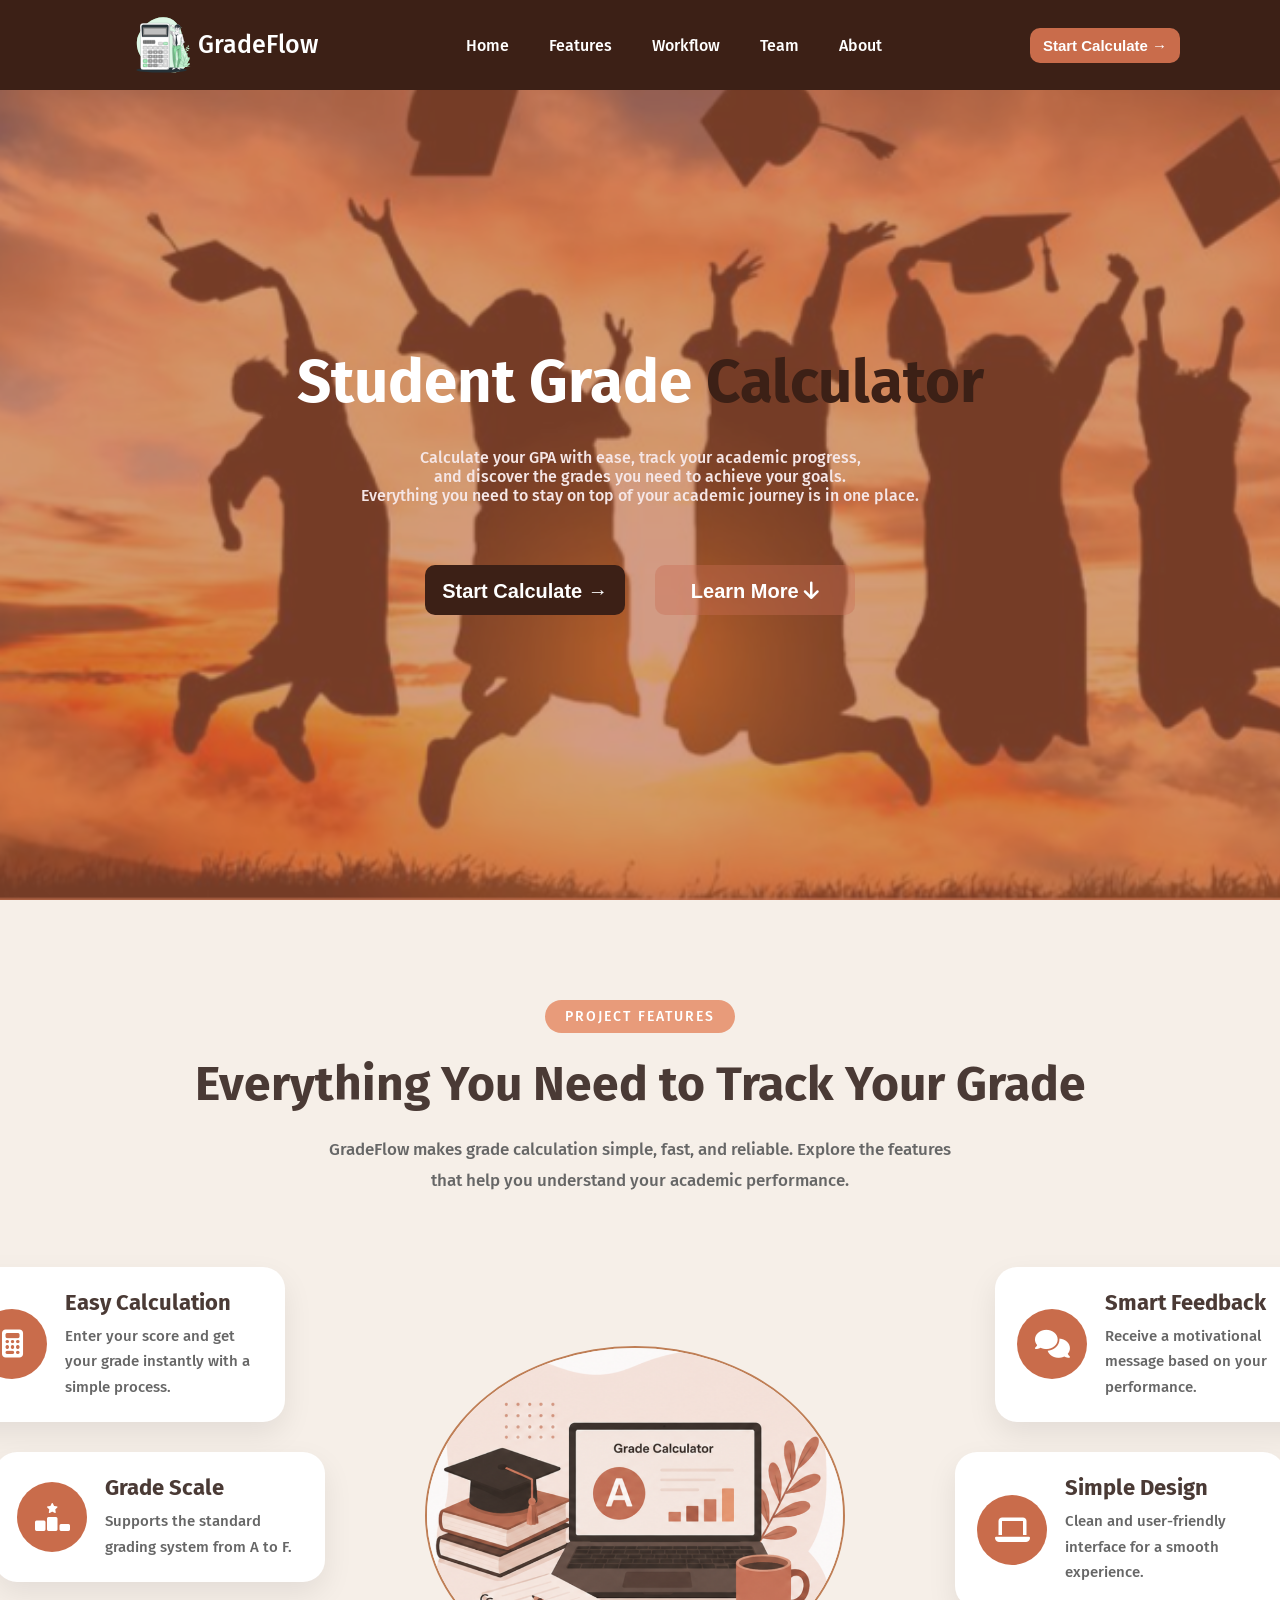
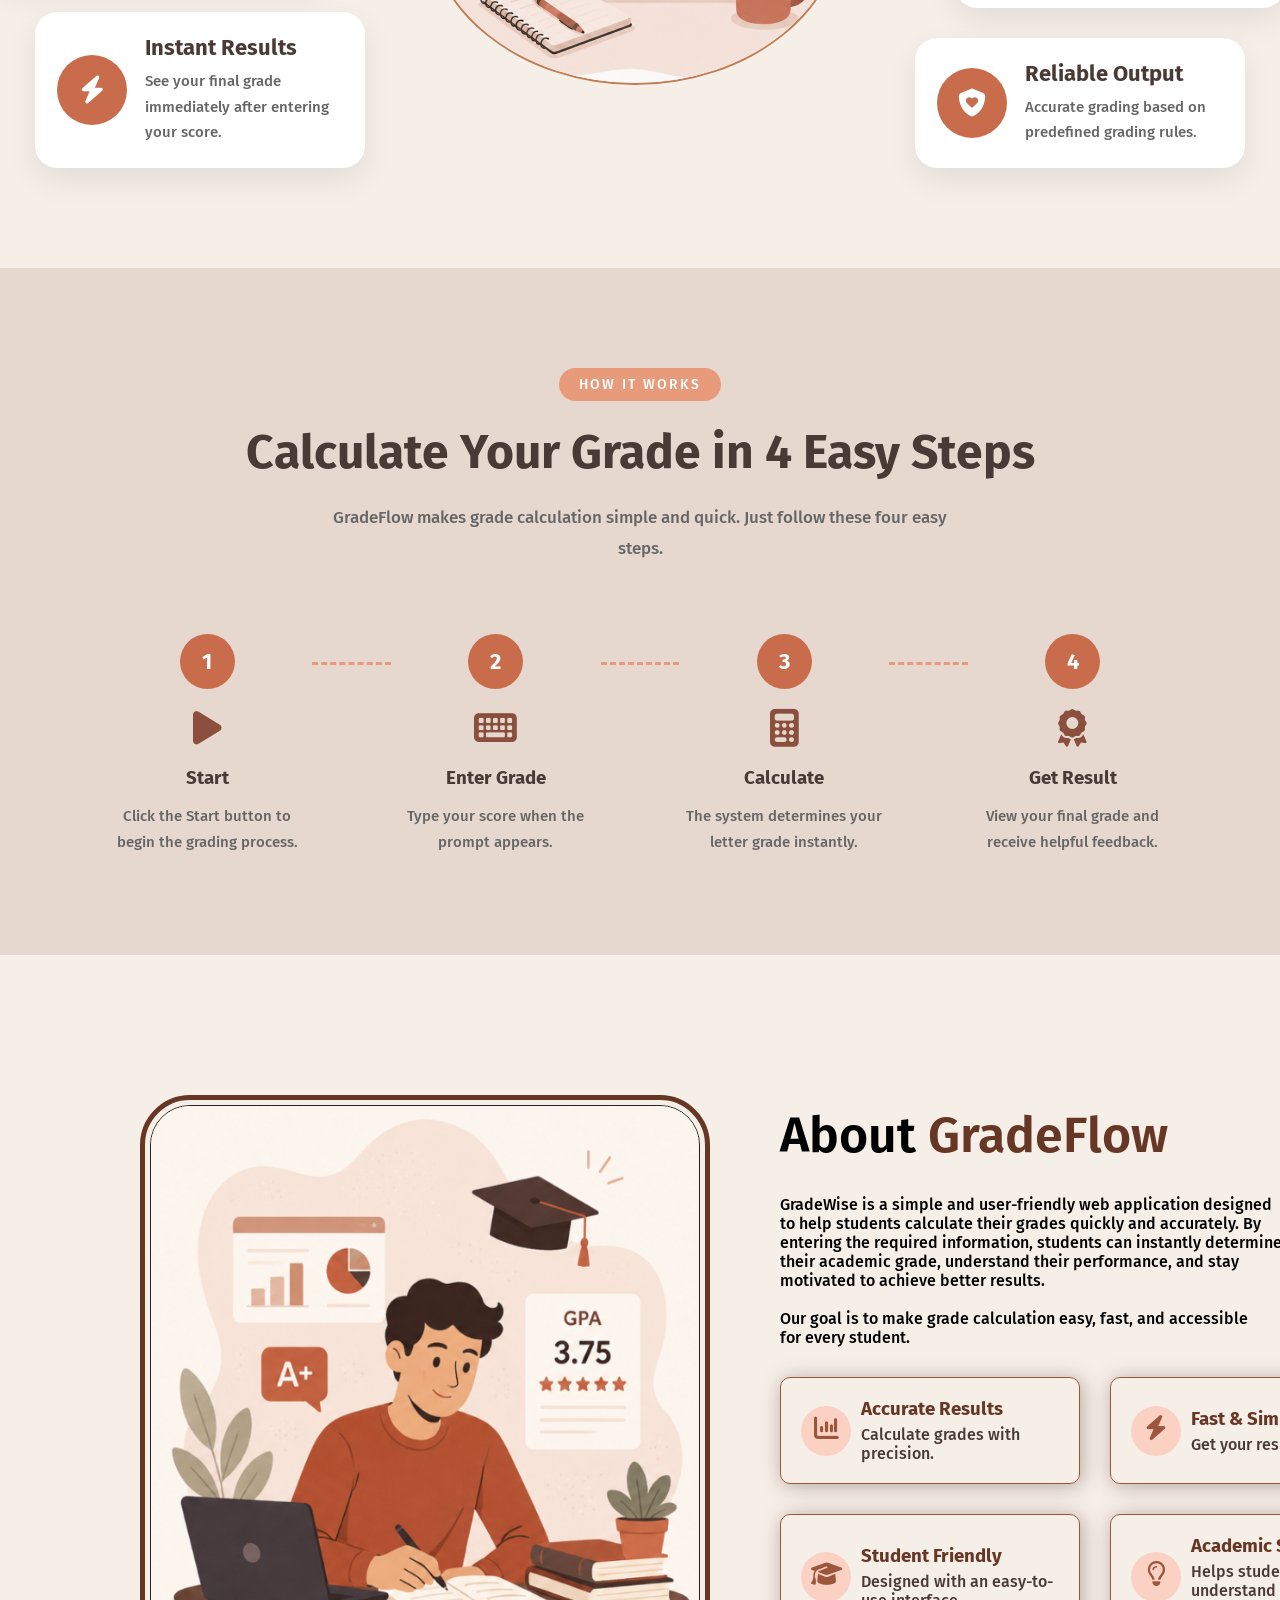
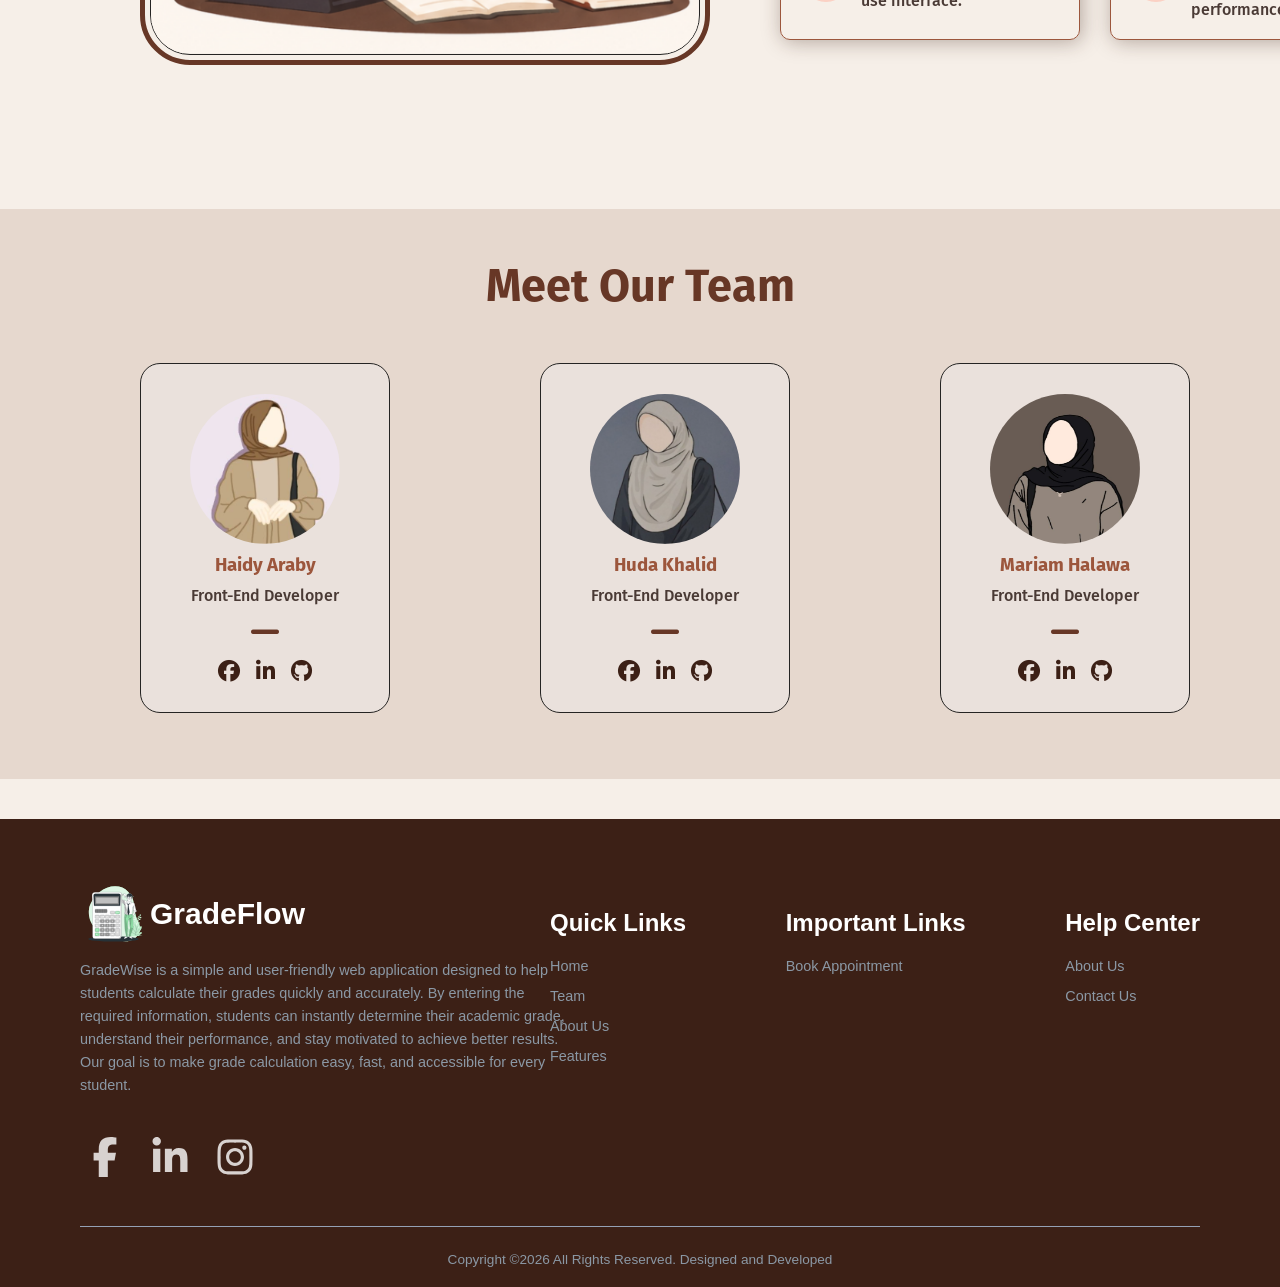
<file: Assignment-1/index.html>
<!DOCTYPE html>
<html lang="en">

<head>
    <meta charset="UTF-8">
    <meta name="viewport" content="width=device-width, initial-scale=1.0">
    <meta name="description" content="Student Grade Calculator using JavaScript Fundamentals">
    <meta name="keywords" content="JavaScript, Student, Grade, Calculator, JS, SIC">
    <meta name="author" content="Huda, Haidy, Mariam">

    <title>GradeFlow</title>

    <link rel="shortcut icon" href="assets/LOGO.svg" type="image/x-icon">
    <link rel="preconnect" href="https://fonts.googleapis.com">
    <link rel="preconnect" href="https://fonts.gstatic.com" crossorigin>
    <link
        href="https://fonts.googleapis.com/css2?family=Fira+Sans:ital,wght@0,100;0,200;0,300;0,400;0,500;0,600;0,700;0,800;0,900;1,100;1,200;1,300;1,400;1,500;1,600;1,700;1,800;1,900&family=Roboto:ital,wght@0,100..900;1,100..900&display=swap"
        rel="stylesheet">
    <link rel="stylesheet" href="https://cdnjs.cloudflare.com/ajax/libs/font-awesome/6.7.2/css/all.min.css">
    <link rel="stylesheet" href="css/style.css">
</head>

<body>

    <!--///////////////////////////////// navbar //////////////////////////////////-->

    <header>

        <div class="logo">
            <img src="assets/LOGO.svg" alt="this is logo image">
            <p>GradeFlow</p>
        </div>

        <nav>
            <ul>
                <li><a href="#home">Home</a></li>
                <li><a href="#features">Features</a></li>
                <li><a href="#workflow">Workflow</a></li>
                <li><a href="#team">Team</a></li>
                <li><a href="#about">About</a></li>
            </ul>
        </nav>

        <div class="btn">
            <button onclick="start()">
                <a href="#">Start Calculate &rarr;</a>
            </button>
        </div>

    </header>


    <main>
        <!--/////////////////////////////////HERO//////////////////////////////////-->

        <section id="hero">
            <div class="hero-content">

                <h1>
                    Student Grade<span> Calculator</span>
                </h1>

                <p>
                    Calculate your GPA with ease, track your academic progress,<br> and discover the grades you need to
                    achieve your goals.<br> Everything you need to stay on top of your academic journey is in one place.
                </p>

                <div class="btn">
                    <button onclick="start()">
                        <a href="#">Start Calculate &rarr;</a>
                    </button>

                    <button class="learn">
                        <a href="#about">Learn More
                            <i class="fa-solid fa-arrow-down"></i>
                        </a>
                    </button>
                </div>

            </div>
        </section>

        <!--/////////////////////////////////FEATURES//////////////////////////////////-->

        <section class="features" id="features">

            <div class="section-title">
                <span>PROJECT FEATURES</span>
                <h2>Everything You Need to Track Your Grade</h2>
                <p>
                    GradeFlow makes grade calculation simple, fast, and reliable.
                    Explore the features that help you understand your academic performance.
                </p>
            </div>

            <div class="features-container">

                <!-- Left Side -->
                <div class="features-left">

                    <div class="feature-card">
                        <div class="icon">
                            <i class="fa-solid fa-calculator"></i>
                        </div>

                        <div class="text">
                            <h3>Easy Calculation</h3>
                            <p>
                                Enter your score and get your grade instantly with a simple process.
                            </p>
                        </div>
                    </div>

                    <div class="feature-card">
                        <div class="icon">
                            <i class="fa-solid fa-ranking-star"></i>
                        </div>

                        <div class="text">
                            <h3>Grade Scale</h3>
                            <p>
                                Supports the standard grading system from A to F.
                            </p>
                        </div>
                    </div>

                    <div class="feature-card">
                        <div class="icon">
                            <i class="fa-solid fa-bolt"></i>
                        </div>

                        <div class="text">
                            <h3>Instant Results</h3>
                            <p>
                                See your final grade immediately after entering your score.
                            </p>
                        </div>
                    </div>

                </div>

                <!-- Center Image -->
                <div class="features-image">
                    <img src="assets/FEATURES.png" alt="GradeFlow Illustration">
                </div>

                <!-- Right Side -->
                <div class="features-right">

                    <div class="feature-card">
                        <div class="icon">
                            <i class="fa-solid fa-comments"></i>
                        </div>

                        <div class="text">
                            <h3>Smart Feedback</h3>
                            <p>
                                Receive a motivational message based on your performance.
                            </p>
                        </div>
                    </div>

                    <div class="feature-card">
                        <div class="icon">
                            <i class="fa-solid fa-laptop"></i>
                        </div>

                        <div class="text">
                            <h3>Simple Design</h3>
                            <p>
                                Clean and user-friendly interface for a smooth experience.
                            </p>
                        </div>
                    </div>

                    <div class="feature-card">
                        <div class="icon">
                            <i class="fa-solid fa-shield-heart"></i>
                        </div>

                        <div class="text">
                            <h3>Reliable Output</h3>
                            <p>
                                Accurate grading based on predefined grading rules.
                            </p>
                        </div>
                    </div>
                </div>
            </div>
        </section>

        <!--/////////////////////////////////HOW IT WORK//////////////////////////////////-->
        <section id="workflow">

            <div class="section-title">
                <span>HOW IT WORKS</span>
                <h2>Calculate Your Grade in 4 Easy Steps</h2>
                <p>
                    GradeFlow makes grade calculation simple and quick.
                    Just follow these four easy steps.
                </p>
            </div>

            <div class="workflow-container">

                <div class="step">
                    <div class="step-number">1</div>
                    <i class="fa-solid fa-play"></i>
                    <h3>Start</h3>
                    <p>Click the Start button to begin the grading process.</p>
                </div>

                <div class="line"></div>

                <div class="step">
                    <div class="step-number">2</div>
                    <i class="fa-solid fa-keyboard"></i>
                    <h3>Enter Grade</h3>
                    <p>Type your score when the prompt appears.</p>
                </div>

                <div class="line"></div>

                <div class="step">
                    <div class="step-number">3</div>
                    <i class="fa-solid fa-calculator"></i>
                    <h3>Calculate</h3>
                    <p>The system determines your letter grade instantly.</p>
                </div>

                <div class="line"></div>

                <div class="step">
                    <div class="step-number">4</div>
                    <i class="fa-solid fa-award"></i>
                    <h3>Get Result</h3>
                    <p>View your final grade and receive helpful feedback.</p>
                </div>

            </div>

        </section>

        <!--/////////////////////////////////ABOUT//////////////////////////////////-->

        <section id="about">
            <div class="about-img">
                <img src="assets/ABOUT.png" alt="about imge" loading="lazy">
            </div>

            <div class="about-content">
                <h2>About<span> GradeFlow</span></h2>

                <p>
                    GradeWise is a simple and user-friendly web application designed <br>
                    to help students calculate their grades quickly and accurately. By<br>
                    entering the required information, students can instantly determine<br>
                    their academic grade, understand their performance, and stay<br>
                    motivated to achieve better results.<br><br>
                    Our goal is to make grade calculation easy, fast, and accessible<br>
                    for every student.
                </p>

                <div class="cards">
                    <div class="card">
                        <div>
                            <i class="fa-solid fa-chart-column"></i>
                        </div>
                        <div>
                            <h3>Accurate Results</h3>
                            <p>Calculate grades with precision.</p>
                        </div>
                    </div>


                    <div class="card">
                        <div>
                            <i class="fa-solid fa-bolt"></i>
                        </div>
                        <div>
                            <h3>Fast & Simple</h3>
                            <p>Get your result in seconds.</p>
                        </div>
                    </div>


                    <div class="card">
                        <div>
                            <i class="fa-solid fa-graduation-cap"></i>
                        </div>
                        <div>
                            <h3>Student Friendly</h3>
                            <p>Designed with an easy-to-use interface.</p>
                        </div>
                    </div>


                    <div class="card">
                        <div>
                            <i class="fa-regular fa-lightbulb"></i>
                        </div>
                        <div>
                            <h3>Academic Support</h3>
                            <p>Helps students understand their performance.</p>
                        </div>
                    </div>
                </div>
            </div>
        </section>


        <!--/////////////////////////////////TEAM-MEMBERS//////////////////////////////////-->

        <section id="team">
            <div>
                <h2>Meet Our Team</h2>
            </div>

            <div class="team-member">
                <div class="member">
                    <img src="assets/HAIDY.png" alt="haidy photo" loading="lazy">
                    <h3>Haidy Araby</h3>
                    <p>Front-End Developer</p>
                    <i class="minus fa-solid fa-minus"></i>
                    <div class="social">
                        <a href="#"><i class="fa-brands fa-facebook"></i></a>
                        <a href="#"><i class="fa-brands fa-linkedin-in"></i></a>
                        <a href="#"><i class="fa-brands fa-github"></i></a>
                    </div>
                </div>

                <div class="member">
                    <img src="assets/HUDA.png" alt="huda photo" loading="lazy">
                    <h3>Huda Khalid</h3>
                    <p>Front-End Developer</p>
                    <i class="minus fa-solid fa-minus"></i>
                    <div class="social">
                        <a href="#"><i class="fa-brands fa-facebook"></i></a>
                        <a href="#"><i class="fa-brands fa-linkedin-in"></i></a>
                        <a href="#"><i class="fa-brands fa-github"></i></a>
                    </div>
                </div>

                <div class="member">
                    <img src="assets/MARIAM.png" alt="mariam photo" loading="lazy">
                    <h3>Mariam Halawa</h3>
                    <p>Front-End Developer</p>
                    <i class="minus fa-solid fa-minus"></i>
                    <div class="social">
                        <a href="#"><i class="fa-brands fa-facebook"></i></a>
                        <a href="#"><i class="fa-brands fa-linkedin-in"></i></a>
                        <a href="#"><i class="fa-brands fa-github"></i></a>
                    </div>
                </div>
            </div>
        </section>


    </main>

    <!--//////////////////////////////////FOOTER////////////////////////////-->

    <footer class="site-footer">
        <div class="footer-container">

            <div class="footer-brand">
                <div class="brand-logo">
                    <div>
                        <img src="assets/LOGO.svg" width="25" height="25" alt="logo">
                        <h2>GradeFlow</h2>
                    </div>
                    <div>
                        <p>
                            GradeWise is a simple and user-friendly web application designed
                            to help students calculate their grades quickly and accurately. By
                            entering the required information, students can instantly determine
                            their academic grade, understand their performance, and stay
                            motivated to achieve better results.
                            Our goal is to make grade calculation easy, fast, and accessible
                            for every student.
                        </p>
                    </div>
                </div>

                <div class="social-links">
                    <a href="#" aria-label="Facebook"><img src="assets/facebook.svg" height="50" width="50"
                            alt="Facebook"></a>
                    <a href="#" aria-label="LinkedIn"><img src="assets/linkedin.svg" height="50" width="50"
                            alt="LinkedIn"></a>
                    <a href="#" aria-label="Instagram"><img src="assets/instagram.svg" height="50" width="50"
                            alt="Instagram"></a>
                </div>
            </div>

            <div class="columns">
                <div class="footer-column">
                    <h6>Quick Links</h6>
                    <ul>
                        <li><a href="#hero">Home</a></li>
                        <li><a href="#team">Team</a></li>
                        <li><a href="#about">About Us</a></li>
                        <li><a href="#features">Features</a></li>
                    </ul>
                </div>


                <div class="footer-column">
                    <h6>Important Links</h6>
                    <ul>
                        <li><a href="#">Book Appointment</a></li>
                    </ul>
                </div>


                <div class="footer-column">
                    <h6>Help Center</h6>
                    <ul>
                        <li><a href="#">About Us</a></li>
                        <li><a href="#">Contact Us</a></li>
                    </ul>
                </div>
            </div>
        </div>

        <hr class="footer-divider">
        
        <div class="footer-bottom">
            <p>Copyright ©2026 All Rights Reserved. Designed and Developed </p>
        </div>
    </footer>
</body>
<script src="script.js"></script>

</html>
</file>
<file: Assignment-1/css/style.css>
* {
    padding: 0;
    margin: 0;
    box-sizing: border-box;
}

body {
    font-family: "Fira Sans", sans-serif;
    font-weight: 500;
    font-style: normal;
    background-color: #F6EFE8;
}

button:hover {
    transform: scale(1.1);
}

/* ================================
    Color Palette
================================ */

:root {

    /* Primary Colors */
    --primary: #C96C4B;
    --primary-light: #E89B7A;

    /* Text Colors */
    --text-primary: #4A3A35;
    --text-light: #FFFFFF;

    /* Borders */
    --border-color: #E6D8CE;

    /* Transition */
    --transition: all 0.3s ease;
}

/***********************************NAVBAR****************************************/

header {
    width: 100%;
    height: 10vh;
    display: flex;
    justify-content: space-between;
    align-items: center;
    background-color: #3c2016;
    position: sticky;
    top: 0;
    z-index: 3;
}

header .logo {
    display: flex;
    align-items: center;
    margin-left: 8rem;
}

header .logo img {
    width: 70px;
    height: 70px;
}

header .logo p {
    color: var(--text-light);
    font-size: 25px;
}

header nav ul {
    display: flex;
    gap: 40px;
    list-style-type: none;

}

header nav ul li a {
    color: var(--text-light);
    text-decoration: none;
    position: relative;
    padding-bottom: 2px;
}

header nav ul li a::after {
    content: '';
    position: absolute;
    bottom: 0;
    left: 0;
    width: 0;
    height: 2px;
    background-color: #eea78e;
    transition: width 0.3s ease-in-out;
}

header nav ul li:hover a {
    color: #eea78e;

}

header nav ul li:hover a::after {
    width: 100%;
}


header .btn {
    margin-right: 100px;
}


header button {
    width: 150px;
    height: 35px;
    border: none;
    border-radius: 10px;
    background-color: var(--primary);
    transition: all 0.3s ease;
}

header button a {
    text-decoration: none;
    color: #fff;
    font-size: 15px;
    font-weight: 700;
}

header button:hover {
    background-color: #673726;
}

/***********************************HERO****************************************/

#hero {
    background-image: url(../assets/HERO.png);
    background-repeat: no-repeat;
    background-position: inherit;
    background-size: cover;
    background-attachment: fixed;
    width: 100%;
    height: 90vh;
    display: flex;
    justify-content: space-around;
    align-items: center;
    background-color: var(--primary-light);
    position: relative;

}

#hero::before {
    content: "";
    width: inherit;
    height: inherit;
    position: absolute;
    background-color: #bb603ea0;
    z-index: 1;

}

#hero>* {
    z-index: 2;
}

#hero .hero-content {
    display: flex;
    flex-direction: column;
    gap: 30px;
}


#hero .hero-content h1 {
    font-size: 60PX;
    color: white;
    text-align: center;
}

#hero .hero-content h1 span {
    color: #3c2016;
}

#hero .hero-content p {
    color: #f5e6e6;
    text-align: center;
}

#hero .btn {
    width: 430px;
    margin: 30px 200px;
    display: flex;
    justify-content: space-between;

}

#hero button {
    width: 200px;
    padding: 15px;
    height: 50px;
    border: none;
    border-radius: 10px;
    background-color: #3c2016;
    transition: all 0.3s ease;
}

#hero .btn a {
    color: white;
    text-decoration: none;
    font-size: 20px;
    font-weight: 600;
}


#hero button:hover {
    background-color: #9c563c;
}

#hero button:hover a {
    color: #252423;
}

.learn {
    background-color: #c76c5365 !important;
}

/***********************************FEATURES****************************************/

.features {
    padding: 100px 8%;
    background: #F6EFE8;
}

.section-title {
    text-align: center;
    margin-bottom: 70px;
}

.section-title span {
    display: inline-block;
    padding: 8px 20px;
    background: #E89B7A;
    color: #fff;
    border-radius: 30px;
    font-size: 14px;
    letter-spacing: 2px;
    margin-bottom: 20px;
}

.section-title h2 {
    font-size: 48px;
    color: #4A3A35;
    margin-bottom: 20px;
    line-height: 1.3;
}

.section-title p {
    max-width: 650px;
    margin: auto;
    color: #666;
    line-height: 1.8;
    font-size: 17px;
}

.features-container {
    display: flex;
    justify-content: center;
    align-items: center;
    gap: 60px;
}

.features-left,
.features-right {
    display: flex;
    flex-direction: column;
    gap: 30px;
}

.features-left .feature-card:nth-child(2) {
    margin-left: 40px;
}

.features-left .feature-card:nth-child(3) {
    margin-left: 80px;
}

.features-right .feature-card:nth-child(1) {
    margin-left: 90px;
}

.features-right .feature-card:nth-child(2) {
    margin-left: 50px;
}

.features-right .feature-card:nth-child(3) {
    margin-left: 10px;
}

.feature-card {
    width: 330px;
    display: flex;
    align-items: center;
    gap: 18px;
    background: #fff;
    padding: 22px;
    border-radius: 22px;
    box-shadow: 0 12px 30px rgba(0, 0, 0, .08);
    transition: .4s;
    cursor: pointer;
}

.feature-card:hover {
    transform: translateY(-8px);
    box-shadow: 18px 18px 40px rgba(227, 124, 92, 0.264);
}

.icon {
    width: 70px;
    height: 70px;
    min-width: 70px;
    border-radius: 50%;
    background: #C96C4B;
    display: flex;
    justify-content: center;
    align-items: center;
    color: #fff;
    font-size: 28px;
}

.text h3 {
    color: #4A3A35;
    margin-bottom: 8px;
    font-size: 22px;
}

.text p {
    color: #666;
    line-height: 1.7;
    font-size: 15px;
}


.features-image {
    position: relative;
}

.features-image img {
    width: 420px;
    animation: move 4s ease-in-out infinite;
    border-radius: 50%;
    border: 2px solid #bf7e55;
}

@keyframes move {

    0% {
        transform: translateY(0);
    }

    50% {
        transform: translateY(-15px);
    }

    100% {
        transform: translateY(0);
    }

}

/***********************************HOW IT WORK****************************************/

#workflow {
    padding: 100px 8%;
    background: #E6D8CE;
}

.workflow-container {
    display: flex;
    justify-content: center;
    align-items: flex-start;
    margin-top: 70px;
}

.step {
    width: 240px;
    text-align: center;
    position: relative;
}

.step-number {
    width: 55px;
    height: 55px;
    margin: auto;
    border-radius: 50%;
    background: #C96C4B;
    color: white;
    display: flex;
    justify-content: center;
    align-items: center;
    font-size: 22px;
    font-weight: bold;
    margin-bottom: 20px;
}

.step i {
    font-size: 38px;
    color: #8A4F3D;
    margin-bottom: 20px;
}

.step h3 {
    color: #4A3A35;
    margin-bottom: 15px;
}

.step p {
    color: #666;
    line-height: 1.7;
    font-size: 15px;
}

.line {
    width: 90px;
    height: 2px;
    border-top: 3px dashed #E89B7A;
    margin-top: 28px;
}

/***********************************ABOUT****************************************/

#about {
    display: flex;
    justify-content: space-evenly;
    margin-top: 150px;
}

#about .about-content {
    margin-left: 80px;
    display: flex;
    flex-direction: column;
    gap: 30px;
}

#about .about-content h2 {
    font-size: 50px;
    font-weight: 600;
}

#about .about-content h2 span {
    color: #673726;
}

#about .about-img img {
    width: 550px;
    height: 550px;
    border: 1px solid #252423;
    outline: 5px solid #673726;
    outline-offset: 5px;
    border-radius: 40px;
    margin-left: 150px;
}

#about .cards {
    width: 750px;
    display: flex;
    gap: 30px;
    flex-wrap: wrap;

}

#about .cards .card {
    display: flex;
    gap: 10px;
    align-items: center;
    width: 300px;
    border: 1px solid #9c563c;
    border-radius: 10px;
    box-shadow: 2px 2px 20px #3c21175a;
    padding: 20px;
    transition: var(--transition);
}

#about .cards .card:hover {
    transform: scale(1.1);
}

#about .cards .card i {
    width: 50px;
    height: 50px;
    text-align: center;
    color: #9c563c;
    background-color: #fbd1c4;
    font-size: 25px;
    padding: 10px;
    border-radius: 50%;
}

#about .cards .card:hover i {
    color: #fbd1c4;
    background-color: #9c563c;
}

#about .cards .card h3 {
    color: #673726;
    margin-bottom: 5px;
}

#about .cards .card p {
    color: #4A3A35;
}


/***********************************TEAM_MEMBERS****************************************/

#team {
    height: 570px;
    margin-top: 150px;
    background-color: #E6D8CE;
    display: flex;
    flex-direction: column;
    gap: 50px;
    align-items: center;
}

#team h2 {
    color: #673726;
    margin-top: 50px;
    font-size: 45px;
}

#team .team-member {
    display: flex;
    gap: 100px;
}

.member {
    background-color: rgba(238, 236, 236, 0.434);
    width: 250px;
    height: 350px;
    border-radius: 20px;
    border: 1px solid #252423;
    margin-left: 50px;
    padding-top: 30px;
    display: flex;
    flex-direction: column;
    gap: 10px;
    align-items: center;
    transition: var(--transition);
}

.member:hover {
    transform: scale(1.1);
    box-shadow: 10px 15px 20px rgba(227, 124, 92, 0.264);
}

#team .member img {
    width: 150px;
    height: 150px;
    border-radius: 50%;
}

#team .member h3 {
    color: #9c563c;
}

#team .member p {
    color: #4A3A35;
}

#team .member .minus {
    font-size: 35px;
    color: #673726;
}

#team .member .social {
    display: flex;
    gap: 16px;
}

#team .member .social i {
    font-size: 22px;
    color: #3c2016;
    transition: var(--transition);
}

#team .member .social i:hover {
    color: #ae8052;
    transform: scale(1.1);
}


/***********************************FOOTER****************************************/

.site-footer {
    margin-top: 40px;
    background-color: #3c2016;
    color: #a0aec0;
    padding: 60px 80px 20px;
    font-family: sans-serif;
}

.footer-container {
    display: flex;
    justify-content: space-between;
    align-items: flex-start;
    flex-wrap: wrap;
    gap: 40px;
    margin-bottom: 40px;
}

.footer-brand {
    max-width: 320px;
}

.brand-logo {
    width: 500px;
    display: flex;
    flex-direction: column;
    justify-content: space-between;
    gap: 10px;
    margin-bottom: 15px;
}

.brand-logo div {
    display: flex;
    align-items: center;
}

.brand-logo h2 {
    font-size: 30px;
    font-weight: 700;
    color: white;
}

.brand-logo img {
    width: 70px;
    height: 70px;
}

.brand-logo .care {
    font-size: 1.4rem;
    font-weight: bold;
    color: #ffffff;
}

.footer-brand p {
    font-size: 0.9rem;
    line-height: 1.6;
    color: #8b98a5;
    margin-bottom: 20px;
}

.social-links {
    display: flex;
    gap: 15px;
}

.social-links a img {
    transition: transform 0.2s ease, opacity 0.2s ease;
    filter: brightness(0) invert(1);
    opacity: 0.8;
}

.social-links a:hover img {
    opacity: 1;
    transform: translateY(-2px);
}

.columns {
    width: 650px;
    display: flex;
    justify-content: space-between;

}

.footer-column h6 {
    color: #ffffff;
    font-size: 1.5rem;
    font-weight: 600;
    margin-bottom: 20px;
    margin-top: 30px;
}

.footer-column ul {
    list-style: none;
    padding: 0;
    margin: 0;
}

.footer-column ul li {
    margin-bottom: 12px;
}

.footer-column ul li a {
    color: #8b98a5;
    text-decoration: none;
    font-size: 0.9rem;
    transition: color 0.2s ease;
}

.footer-column ul li a:hover {
    color: #eea78e;
}

.footer-divider {
    border: none;
    border-top: 1px solid #95a1b5;
    margin-bottom: 25px;
}

.footer-bottom {
    text-align: center;
    font-size: 0.85rem;
    color: #8b98a5;
}

.footer-bottom strong {
    color: #38bdf8;
}


/*////////////////////////RESPONSIVE////////////////////////*/


/************Large tablets***********/

@media (max-width: 992px) {

    header {
        flex-wrap: wrap;
        height: auto;
        padding: 15px 20px;
        gap: 15px;
    }

    header .logo,
    header .btn {
        margin: 0;
    }

    header nav ul {
        gap: 20px;
        flex-wrap: wrap;
        justify-content: center;
    }

    #hero .hero-content h1 {
        font-size: 48px;
    }

    #hero .btn {
        margin: 30px auto;
        width: 100%;
        justify-content: center;
        gap: 20px;
        flex-wrap: wrap;
    }

    #team {
        height: auto;
        padding: 60px 20px;
    }

    #team .team-member {
        flex-wrap: wrap;
        justify-content: center;
        gap: 30px;
    }

    #about {
        flex-direction: column;
        align-items: center;
        gap: 50px;
        padding: 0 20px;
    }

    #about .about-img img {
        width: 100%;
        max-width: 550px;
        height: auto;
        margin: 0;
    }

    #about .about-content {
        margin: 0;
        text-align: center;
    }

    #about .cards {
        width: 100%;
        justify-content: center;
    }

    .footer-container,
    .columns {
        width: 100%;
        flex-wrap: wrap;
        gap: 30px;
    }

    .features {
        padding: 80px 20px;
    }

    .section-title h2 {
        font-size: 38px;
    }

    .features-container {
        flex-direction: column;
        gap: 50px;
    }

    .features-left,
    .features-right {
        width: 100%;
        align-items: center;
    }

    .features-left .feature-card,
    .features-right .feature-card {
        margin: 0;
    }

    .features-image img {
        width: 320px;
    }

    .features-image::before {
        width: 360px;
        height: 360px;
    }

    .feature-card {
        width: 100%;
        max-width: 420px;
    }

}


/************************Mobile********************/

@media (max-width:768px) {

    header {
        flex-direction: column;
        align-items: center;
    }

    header nav ul {
        flex-direction: column;
        gap: 15px;
    }

    #hero {
        height: auto;
        padding: 80px 20px;
    }

    #hero .hero-content h1 {
        font-size: 34px;
    }

    #hero .hero-content p {
        font-size: 15px;
        line-height: 1.8;
    }

    #hero .btn {
        flex-direction: column;
        align-items: center;
    }

    #hero button {
        width: 240px;
    }

    .member {
        margin-left: 0;
        width: 100%;
        max-width: 260px;
    }

    #about .about-content h2 {
        font-size: 36px;
    }

    #about .cards {
        flex-direction: column;
        align-items: center;
    }

    #about .cards .card {
        width: 100%;
        max-width: 350px;
    }

    .columns {
        flex-direction: column;
    }

    .brand-logo {
        width: 100%;
    }

    /* ===== Features ===== */

    .features {
        padding: 60px 20px;
    }

    .section-title h2 {
        font-size: 30px;
    }

    .section-title p {
        font-size: 15px;
    }

    .features-container {
        gap: 40px;
    }

    .features-image img {
        width: 260px;
    }

    .features-image::before {
        width: 280px;
        height: 280px;
    }

    .feature-card {
        width: 100%;
        padding: 18px;
    }

    .icon {
        width: 55px;
        height: 55px;
        min-width: 55px;
        font-size: 22px;
    }

    .text h3 {
        font-size: 18px;
    }

    .text p {
        font-size: 14px;
    }

}
</file>
